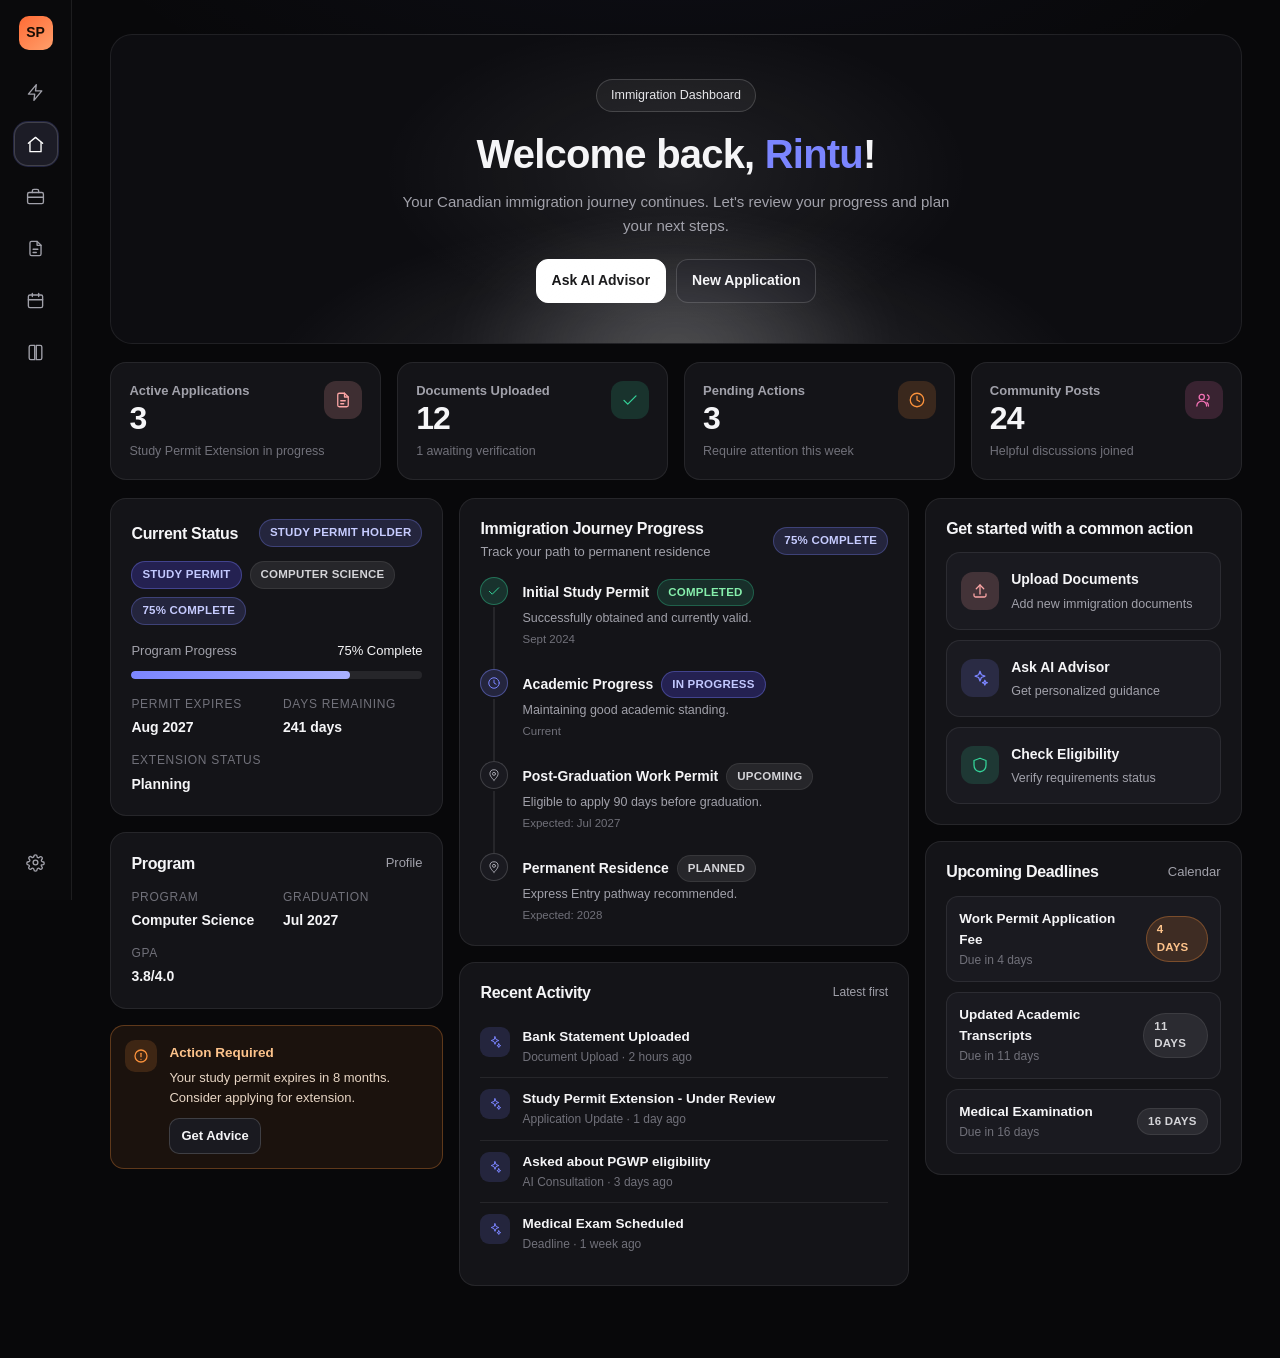
<file: index.html>
<!DOCTYPE html>
<html lang="en">
<head>
<meta charset="utf-8" />
<meta name="viewport" content="width=device-width, initial-scale=1" />
<title>Immigration Dashboard | StudyPath</title>
<meta name="description" content="Your Canadian immigration journey: applications, documents, deadlines and AI guidance in one place." />
<link rel="stylesheet" href="assets/css/styles.css" />
</head>
<body>
<div id="sidebar"></div>

<main class="main">
  <div class="wrap">

    <section class="hero">
      <span class="hero-badge">Immigration Dashboard</span>
      <h1>Welcome back, <span class="accent" id="firstName">Sarah</span>!</h1>
      <p>Your Canadian immigration journey continues. Let's review your progress and plan your next steps.</p>
      <div class="actions">
        <a class="btn btn-primary" href="ai-advisor.html">Ask AI Advisor</a>
        <a class="btn" href="applications.html">New Application</a>
      </div>
    </section>

    <section class="grid grid-4" id="stats" aria-label="Overview"></section>

    <section class="dash-grid">

      <div style="display:flex;flex-direction:column;gap:16px;">
        <div class="card">
          <div class="card-head"><h2>Current Status</h2><span class="pill pill-violet" id="statusPill">Study Permit Holder</span></div>
          <div class="status-strip" id="statusStrip"></div>
          <div style="display:flex;flex-direction:column;gap:10px;margin-top:4px;">
            <div style="display:flex;justify-content:space-between;align-items:baseline;">
              <span class="small muted">Program Progress</span>
              <span class="small" id="progressLabel">75% Complete</span>
            </div>
            <div class="progress"><span id="progressBar" style="width:75%"></span></div>
          </div>
          <div class="grid grid-2" style="margin-top:16px;gap:12px;">
            <div class="kv"><span class="k">Permit Expires</span><span class="v" id="permitExpires">Dec 2025</span></div>
            <div class="kv"><span class="k">Days Remaining</span><span class="v" id="daysRemaining">478 days</span></div>
            <div class="kv"><span class="k">Extension Status</span><span class="v" id="extensionStatus">Planning</span></div>
          </div>
        </div>

        <div class="card">
          <div class="card-head"><h2>Program</h2><a class="small muted" href="settings.html">Profile</a></div>
          <div class="grid grid-2" style="gap:12px;">
            <div class="kv"><span class="k">Program</span><span class="v" id="program">Computer Science</span></div>
            <div class="kv"><span class="k">Graduation</span><span class="v" id="graduation">May 2025</span></div>
            <div class="kv"><span class="k">GPA</span><span class="v" id="gpa">3.8/4.0</span></div>
          </div>
        </div>

        <div class="alert" id="actionAlert">
          <span class="icon-tile tile-orange" style="width:32px;height:32px;border-radius:10px;" aria-hidden="true">
            <svg width="16" height="16" viewBox="0 0 24 24" fill="none" stroke="currentColor" stroke-width="1.9" stroke-linecap="round"><path d="M12 8v5"/><path d="M12 17h.01"/><circle cx="12" cy="12" r="9"/></svg>
          </span>
          <div class="alert-body">
            <strong>Action Required</strong>
            <p id="alertText">Your study permit expires in 8 months. Consider applying for extension.</p>
            <a class="btn btn-sm" style="margin-top:10px;" href="ai-advisor.html">Get Advice</a>
          </div>
        </div>
      </div>

      <div style="display:flex;flex-direction:column;gap:16px;">
        <div class="card">
          <div class="card-head">
            <div>
              <h2>Immigration Journey Progress</h2>
              <p class="small muted" style="margin-top:4px;">Track your path to permanent residence</p>
            </div>
            <span class="pill pill-violet" id="journeyPct">75% Complete</span>
          </div>
          <div class="journey" id="journey"></div>
        </div>

        <div class="card">
          <div class="card-head"><h2>Recent Activity</h2><span class="tiny muted">Latest first</span></div>
          <div id="activity"></div>
        </div>
      </div>

      <div style="display:flex;flex-direction:column;gap:16px;">
        <div class="card">
          <div class="card-head"><h2>Get started with a common action</h2></div>
          <div style="display:flex;flex-direction:column;gap:10px;">
            <a class="action-tile" href="documents.html">
              <span class="icon-tile tile-pink" aria-hidden="true" id="ic-upload"></span>
              <span><span class="title">Upload Documents</span><br /><span class="desc">Add new immigration documents</span></span>
            </a>
            <a class="action-tile" href="ai-advisor.html">
              <span class="icon-tile tile-violet" aria-hidden="true" id="ic-ask"></span>
              <span><span class="title">Ask AI Advisor</span><br /><span class="desc">Get personalized guidance</span></span>
            </a>
            <a class="action-tile" href="requirements.html">
              <span class="icon-tile tile-green" aria-hidden="true" id="ic-check"></span>
              <span><span class="title">Check Eligibility</span><br /><span class="desc">Verify requirements status</span></span>
            </a>
          </div>
        </div>

        <div class="card">
          <div class="card-head"><h2>Upcoming Deadlines</h2><a class="small muted" href="calendar.html">Calendar</a></div>
          <div id="deadlines"></div>
        </div>
      </div>

    </section>
  </div>
</main>

<script src="assets/js/store.js"></script>
<script src="assets/js/layout.js"></script>
<script src="assets/js/pages/dashboard.js"></script>
</body>
</html>
</file>
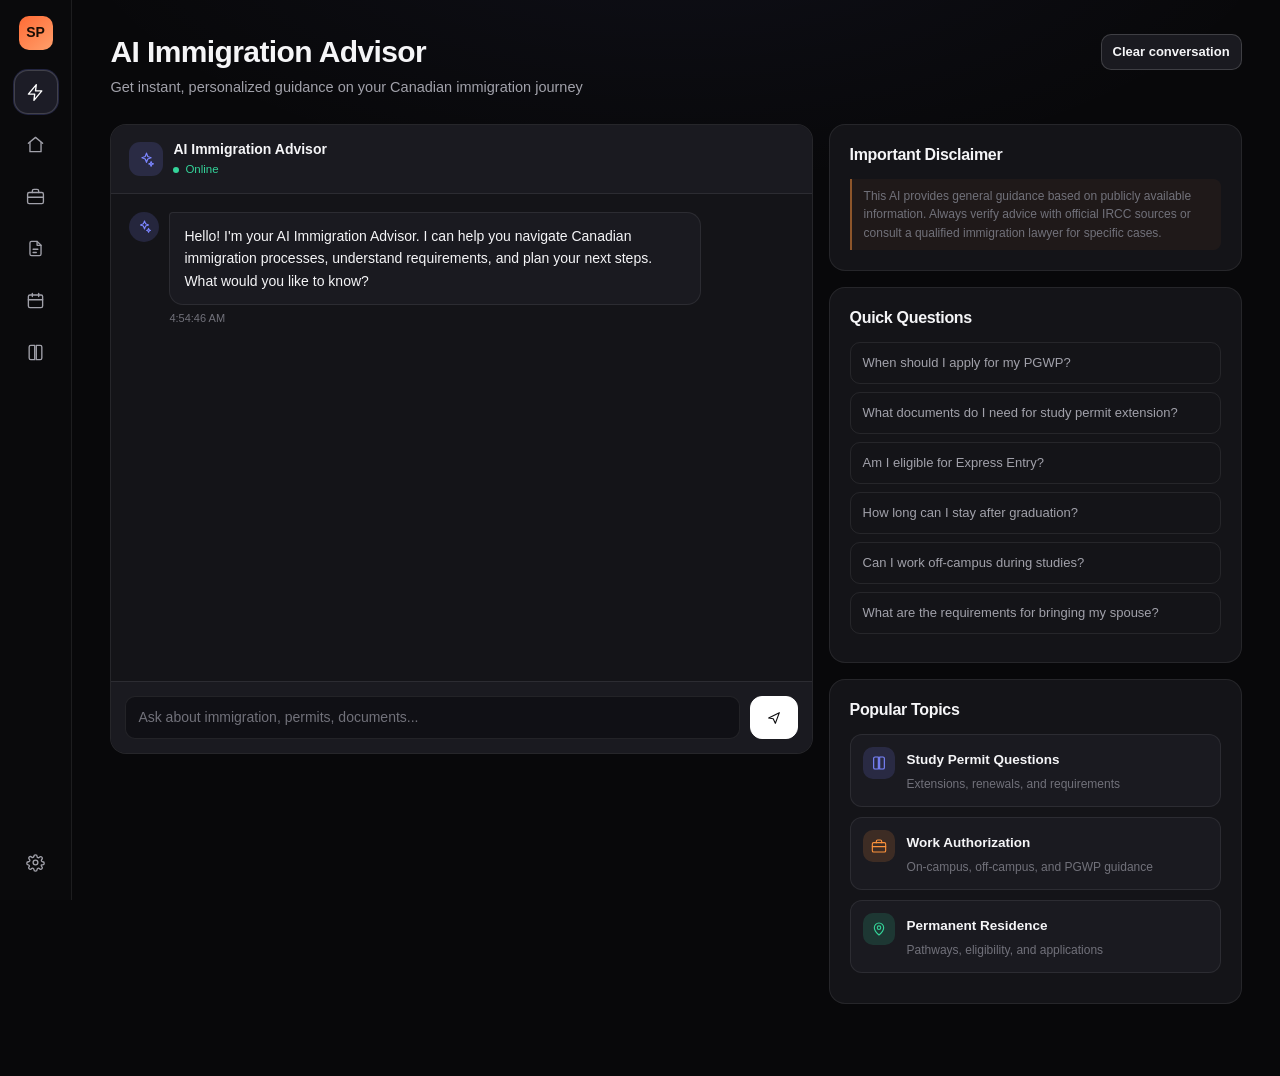
<file: ai-advisor.html>
<!DOCTYPE html>
<html lang="en">
<head>
<meta charset="utf-8" />
<meta name="viewport" content="width=device-width, initial-scale=1" />
<title>AI Advisor | StudyPath</title>
<meta name="description" content="Get instant guidance on your Canadian immigration journey." />
<link rel="stylesheet" href="assets/css/styles.css" />
</head>
<body>
<div id="sidebar"></div>

<main class="main">
  <div class="wrap">
    <div class="page-head">
      <div>
        <h1>AI Immigration Advisor</h1>
        <p class="sub">Get instant, personalized guidance on your Canadian immigration journey</p>
      </div>
      <button class="btn btn-sm" id="clearChat">Clear conversation</button>
    </div>

    <div class="advisor-grid">
      <section class="chat" aria-label="AI advisor chat">
        <div class="chat-head">
          <span class="icon-tile tile-violet" style="width:34px;height:34px;border-radius:11px;" aria-hidden="true" id="chatAvatar"></span>
          <div style="flex:1;">
            <div class="name">AI Immigration Advisor</div>
            <div class="online">Online</div>
          </div>
        </div>
        <div class="chat-log" id="chatLog" role="log" aria-live="polite"></div>
        <form class="chat-input" id="chatForm">
          <input type="text" id="chatInput" placeholder="Ask about immigration, permits, documents..." autocomplete="off" aria-label="Your question" />
          <button class="btn btn-primary" type="submit" id="sendBtn" aria-label="Send"></button>
        </form>
      </section>

      <aside style="display:flex;flex-direction:column;gap:16px;">
        <div class="card">
          <div class="card-head"><h2>Important Disclaimer</h2></div>
          <p class="disclaimer">This AI provides general guidance based on publicly available information. Always verify advice with official IRCC sources or consult a qualified immigration lawyer for specific cases.</p>
        </div>
        <div class="card">
          <div class="card-head"><h2>Quick Questions</h2></div>
          <div id="quickQuestions"></div>
        </div>
        <div class="card">
          <div class="card-head"><h2>Popular Topics</h2></div>
          <div id="topics"></div>
        </div>
      </aside>
    </div>
  </div>
</main>

<script src="assets/js/store.js"></script>
<script src="assets/js/layout.js"></script>
<script src="assets/js/pages/advisor.js"></script>
</body>
</html>
</file>
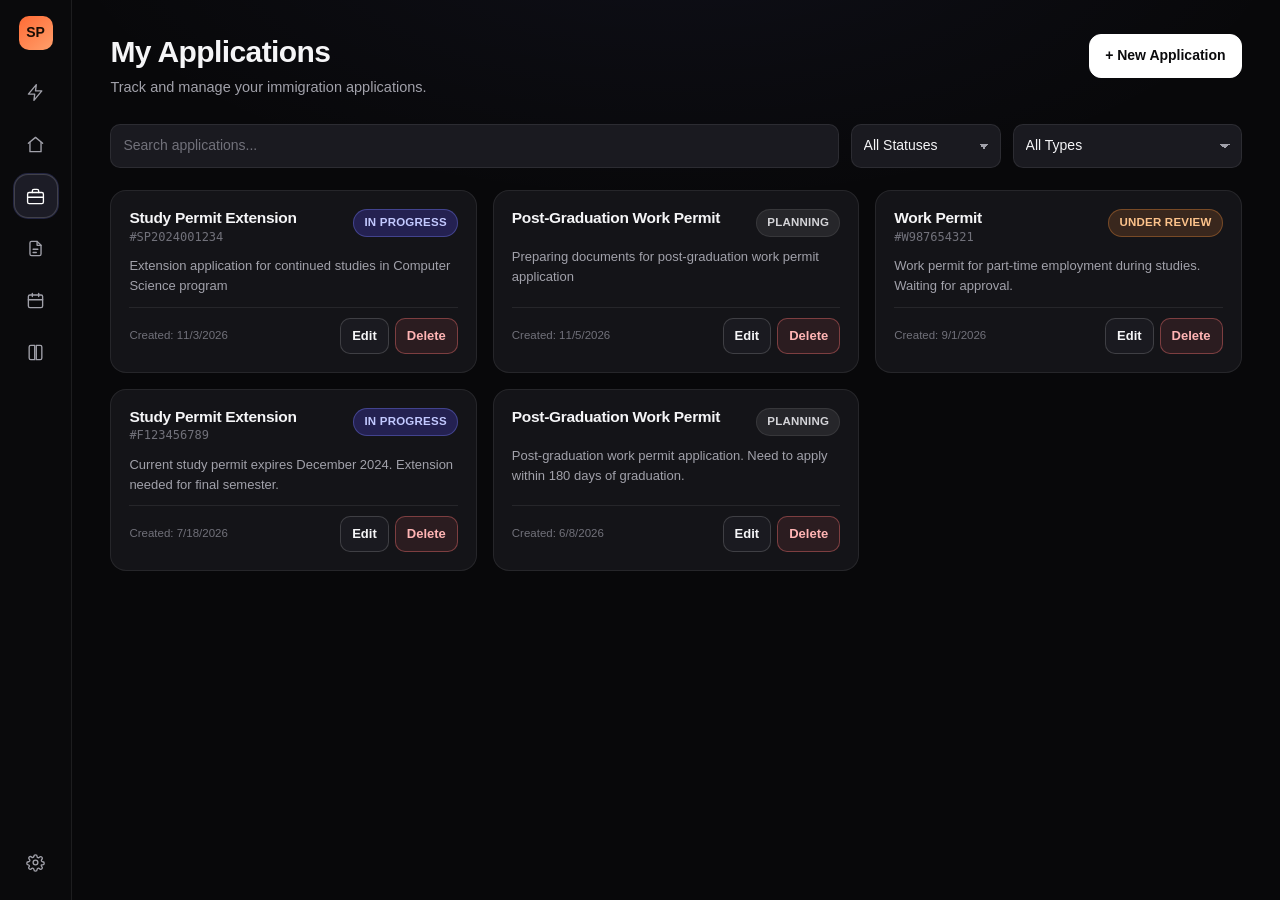
<file: applications.html>
<!DOCTYPE html>
<html lang="en">
<head>
<meta charset="utf-8" />
<meta name="viewport" content="width=device-width, initial-scale=1" />
<title>Applications | StudyPath</title>
<meta name="description" content="Track and manage your Canadian immigration applications." />
<link rel="stylesheet" href="assets/css/styles.css" />
</head>
<body>
<div id="sidebar"></div>

<main class="main">
  <div class="wrap">
    <div class="page-head">
      <div>
        <h1>My Applications</h1>
        <p class="sub">Track and manage your immigration applications.</p>
      </div>
      <button class="btn btn-primary" id="newApp">+ New Application</button>
    </div>

    <div class="toolbar">
      <input type="search" id="search" placeholder="Search applications..." aria-label="Search applications" />
      <select id="statusFilter" aria-label="Filter by status">
        <option value="all">All Statuses</option>
        <option value="planning">Planning</option>
        <option value="in progress">In progress</option>
        <option value="under review">Under review</option>
        <option value="approved">Approved</option>
        <option value="rejected">Rejected</option>
      </select>
      <select id="typeFilter" aria-label="Filter by type">
        <option value="all">All Types</option>
        <option value="Study Permit">Study Permit</option>
        <option value="Study Permit Extension">Study Permit Extension</option>
        <option value="Work Permit">Work Permit</option>
        <option value="Post-Graduation Work Permit">Post-Graduation Work Permit</option>
        <option value="Permanent Residence">Permanent Residence</option>
        <option value="Visitor Visa">Visitor Visa</option>
      </select>
    </div>

    <div class="grid grid-3" id="appGrid"></div>
  </div>
</main>

<div class="modal-backdrop" id="appModal" aria-hidden="true" role="dialog" aria-modal="true" aria-labelledby="appModalTitle">
  <div class="modal">
    <h2 id="appModalTitle">New Application</h2>
    <p class="modal-sub">Keep every immigration application, its status and its reference number in one place.</p>
    <form id="appForm" class="form-grid">
      <input type="hidden" id="appId" />
      <div class="field full">
        <label for="fTitle">Application title</label>
        <input type="text" id="fTitle" required placeholder="Study Permit Extension" />
      </div>
      <div class="field">
        <label for="fType">Type</label>
        <select id="fType">
          <option>Study Permit</option>
          <option>Study Permit Extension</option>
          <option>Work Permit</option>
          <option>Post-Graduation Work Permit</option>
          <option>Permanent Residence</option>
          <option>Visitor Visa</option>
        </select>
      </div>
      <div class="field">
        <label for="fStatus">Status</label>
        <select id="fStatus">
          <option value="planning">Planning</option>
          <option value="in progress">In progress</option>
          <option value="under review">Under review</option>
          <option value="approved">Approved</option>
          <option value="rejected">Rejected</option>
        </select>
      </div>
      <div class="field full">
        <label for="fRef">Reference number (optional)</label>
        <input type="text" id="fRef" placeholder="#SP2024001234" />
      </div>
      <div class="field full">
        <label for="fDesc">Notes</label>
        <textarea id="fDesc" placeholder="What is this application about?"></textarea>
      </div>
      <div class="modal-foot full">
        <button type="button" class="btn btn-ghost" data-close-modal="appModal">Cancel</button>
        <button type="submit" class="btn btn-primary">Save Application</button>
      </div>
    </form>
  </div>
</div>

<script src="assets/js/store.js"></script>
<script src="assets/js/layout.js"></script>
<script src="assets/js/pages/applications.js"></script>
</body>
</html>
</file>
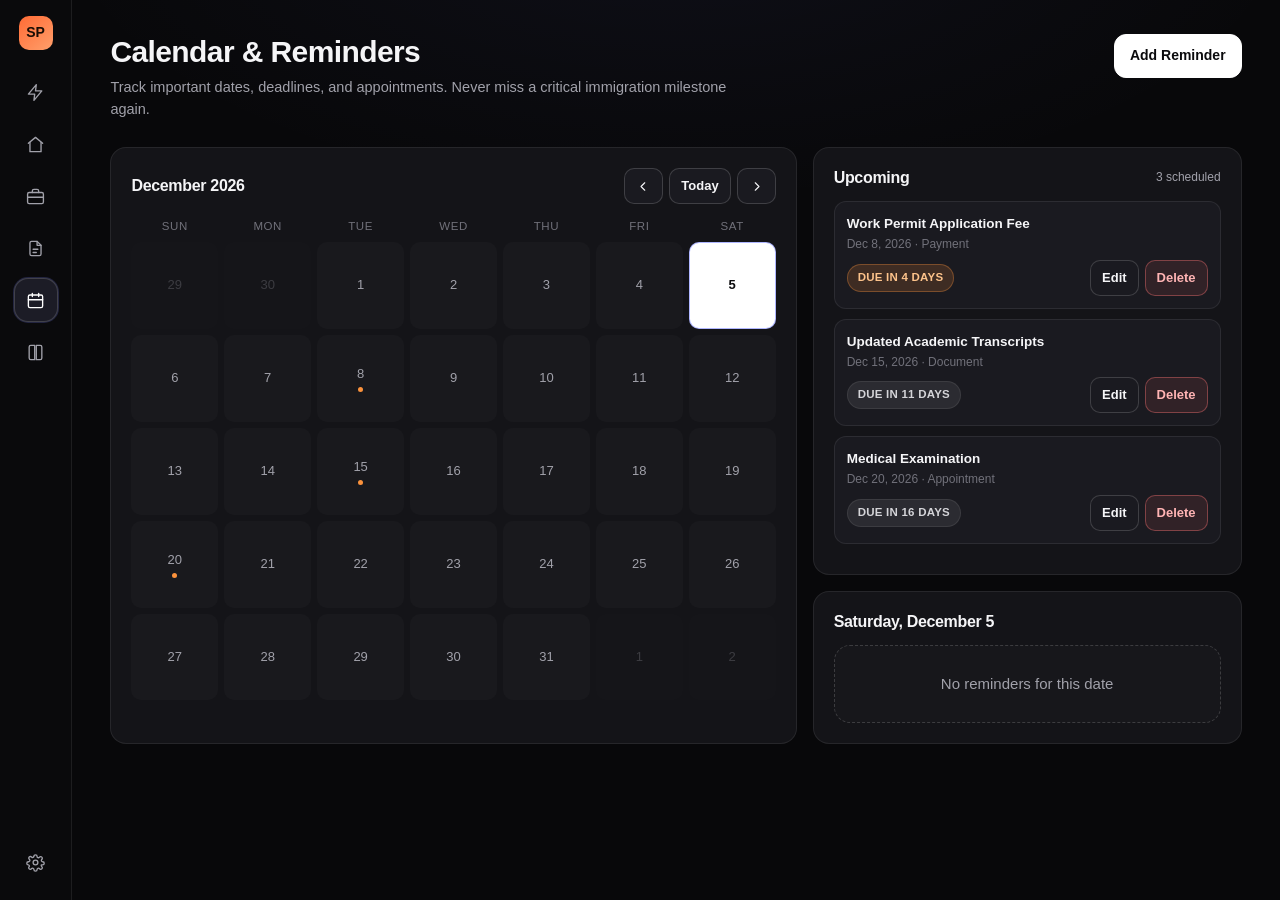
<file: calendar.html>
<!DOCTYPE html>
<html lang="en">
<head>
<meta charset="utf-8" />
<meta name="viewport" content="width=device-width, initial-scale=1" />
<title>Calendar | StudyPath</title>
<meta name="description" content="Track immigration deadlines, appointments and document reminders." />
<link rel="stylesheet" href="assets/css/styles.css" />
</head>
<body>
<div id="sidebar"></div>

<main class="main">
  <div class="wrap">
    <div class="page-head">
      <div>
        <h1>Calendar &amp; Reminders</h1>
        <p class="sub">Track important dates, deadlines, and appointments. Never miss a critical immigration milestone again.</p>
      </div>
      <button class="btn btn-primary" id="addReminder">Add Reminder</button>
    </div>

    <div class="cal-grid">
      <div class="card">
        <div class="cal-head">
          <h2 id="monthLabel">November 2026</h2>
          <div class="cal-nav">
            <button class="btn btn-sm" id="prevMonth" aria-label="Previous month" data-ic="chevronLeft"></button>
            <button class="btn btn-sm" id="todayBtn">Today</button>
            <button class="btn btn-sm" id="nextMonth" aria-label="Next month" data-ic="chevronRight"></button>
          </div>
        </div>
        <div class="cal-dow">
          <div>Sun</div><div>Mon</div><div>Tue</div><div>Wed</div><div>Thu</div><div>Fri</div><div>Sat</div>
        </div>
        <div class="cal-days" id="calDays"></div>
      </div>

      <div style="display:flex;flex-direction:column;gap:16px;">
        <div class="card">
          <div class="card-head"><h2>Upcoming</h2><span class="tiny muted" id="upcomingCount"></span></div>
          <div id="upcomingList"></div>
        </div>
        <div class="card">
          <div class="card-head"><h2 id="dayTitle">Selected day</h2></div>
          <div id="dayList"></div>
        </div>
      </div>
    </div>
  </div>
</main>

<div class="modal-backdrop" id="reminderModal" aria-hidden="true" role="dialog" aria-modal="true" aria-labelledby="reminderTitle">
  <div class="modal">
    <h2 id="reminderTitle">Add Reminder</h2>
    <p class="modal-sub">Deadlines, fees, appointments and document requests in one timeline.</p>
    <form id="reminderForm" class="form-grid">
      <input type="hidden" id="remId" />
      <div class="field full">
        <label for="remName">Reminder</label>
        <input type="text" id="remName" required placeholder="Medical Examination" />
      </div>
      <div class="field">
        <label for="remDate">Date</label>
        <input type="date" id="remDate" required />
      </div>
      <div class="field">
        <label for="remType">Type</label>
        <select id="remType">
          <option>Deadline</option>
          <option>Document</option>
          <option>Appointment</option>
          <option>Payment</option>
        </select>
      </div>
      <div class="field full">
        <label for="remNote">Note</label>
        <textarea id="remNote" placeholder="Anything you need to remember?"></textarea>
      </div>
      <div class="modal-foot full">
        <button type="button" class="btn btn-ghost" data-close-modal="reminderModal">Cancel</button>
        <button type="submit" class="btn btn-primary">Save Reminder</button>
      </div>
    </form>
  </div>
</div>

<script src="assets/js/store.js"></script>
<script src="assets/js/layout.js"></script>
<script src="assets/js/pages/calendar.js"></script>
</body>
</html>
</file>
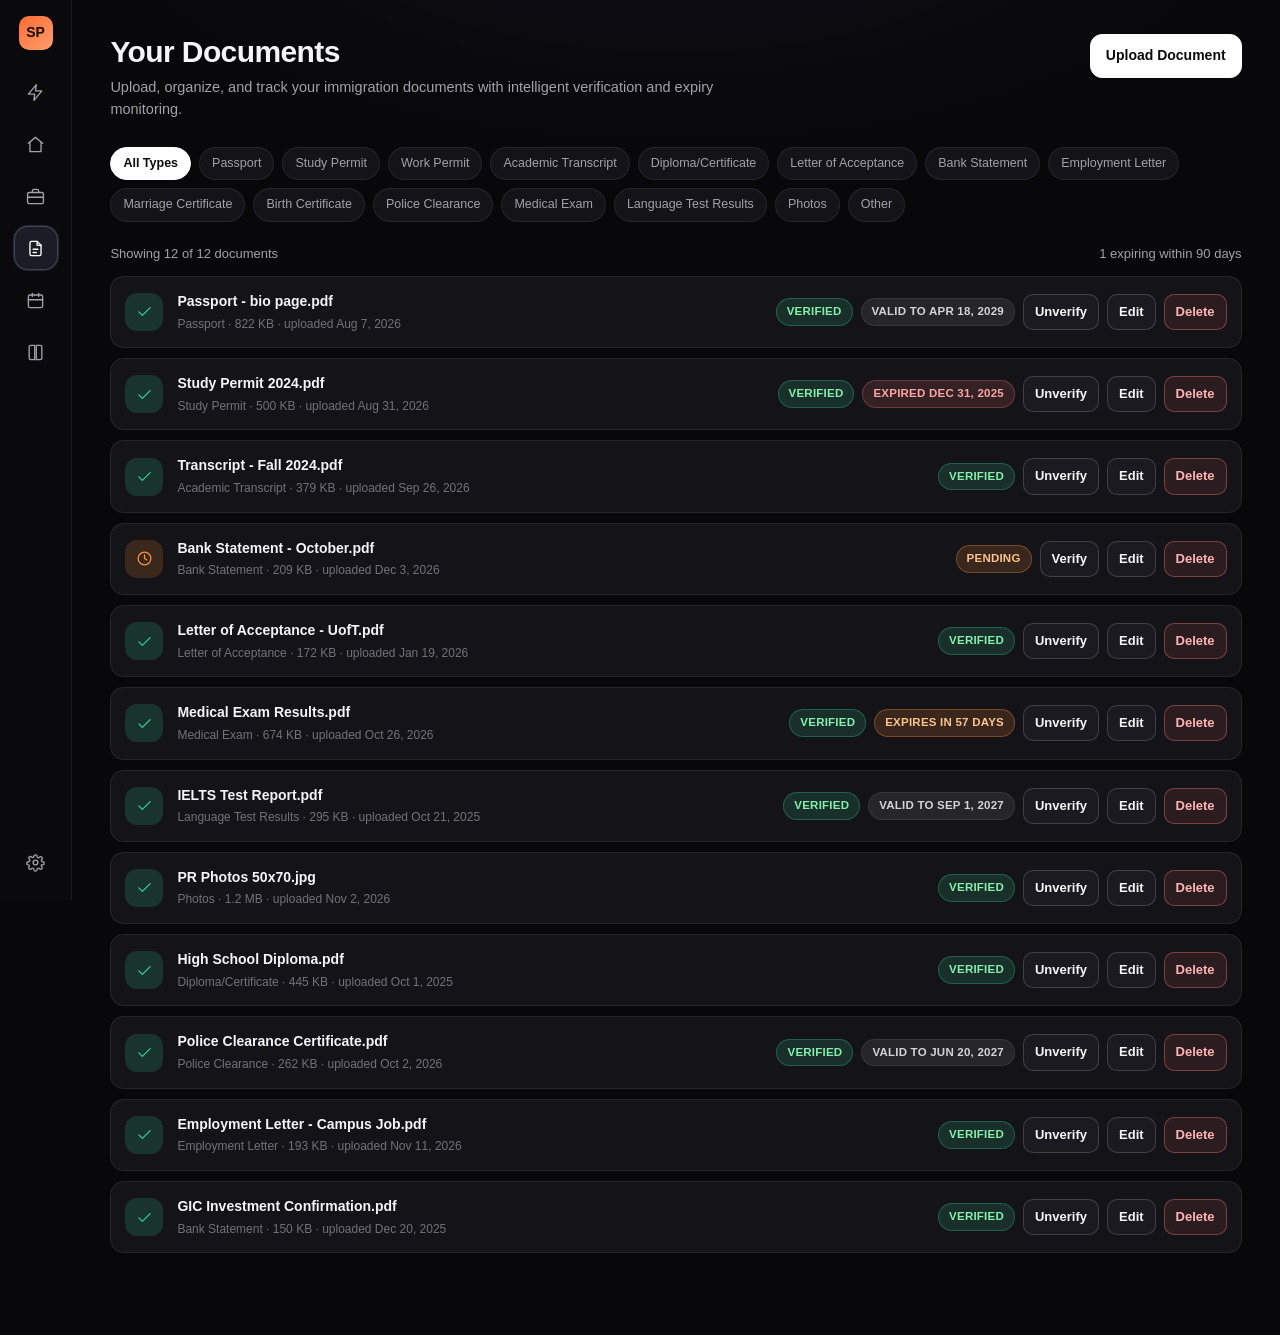
<file: documents.html>
<!DOCTYPE html>
<html lang="en">
<head>
<meta charset="utf-8" />
<meta name="viewport" content="width=device-width, initial-scale=1" />
<title>Documents | StudyPath</title>
<meta name="description" content="Upload, organize and track your immigration documents with expiry monitoring." />
<link rel="stylesheet" href="assets/css/styles.css" />
</head>
<body>
<div id="sidebar"></div>

<main class="main">
  <div class="wrap">
    <div class="page-head">
      <div>
        <h1>Your Documents</h1>
        <p class="sub">Upload, organize, and track your immigration documents with intelligent verification and expiry monitoring.</p>
      </div>
      <button class="btn btn-primary" id="uploadBtn">Upload Document</button>
    </div>

    <div class="chips" id="typeChips"></div>

    <div class="card-head" style="margin-bottom:12px;">
      <span class="small muted" id="docCount">Showing 0 of 0 documents</span>
      <span class="small muted" id="docExpiring"></span>
    </div>

    <div id="docList"></div>
  </div>
</main>

<div class="modal-backdrop" id="docModal" aria-hidden="true" role="dialog" aria-modal="true" aria-labelledby="docModalTitle">
  <div class="modal">
    <h2 id="docModalTitle">Upload Document</h2>
    <p class="modal-sub">Files stay on your device in this demo build. Only the document details are stored.</p>
    <form id="docForm" class="form-grid">
      <input type="hidden" id="docId" />
      <div class="field full">
        <label for="docFile">Choose a file</label>
        <input type="file" id="docFile" style="padding:9px 12px;background:var(--panel-2);border:1px solid var(--border);border-radius:10px;width:100%;" />
      </div>
      <div class="field full">
        <label for="docName">Document name</label>
        <input type="text" id="docName" required placeholder="Passport - bio page.pdf" />
      </div>
      <div class="field">
        <label for="docType">Type</label>
        <select id="docType"></select>
      </div>
      <div class="field">
        <label for="docExpiry">Expiry date (optional)</label>
        <input type="date" id="docExpiry" />
      </div>
      <div class="modal-foot full">
        <button type="button" class="btn btn-ghost" data-close-modal="docModal">Cancel</button>
        <button type="submit" class="btn btn-primary">Save Document</button>
      </div>
    </form>
  </div>
</div>

<script src="assets/js/store.js"></script>
<script src="assets/js/layout.js"></script>
<script src="assets/js/pages/documents.js"></script>
</body>
</html>
</file>
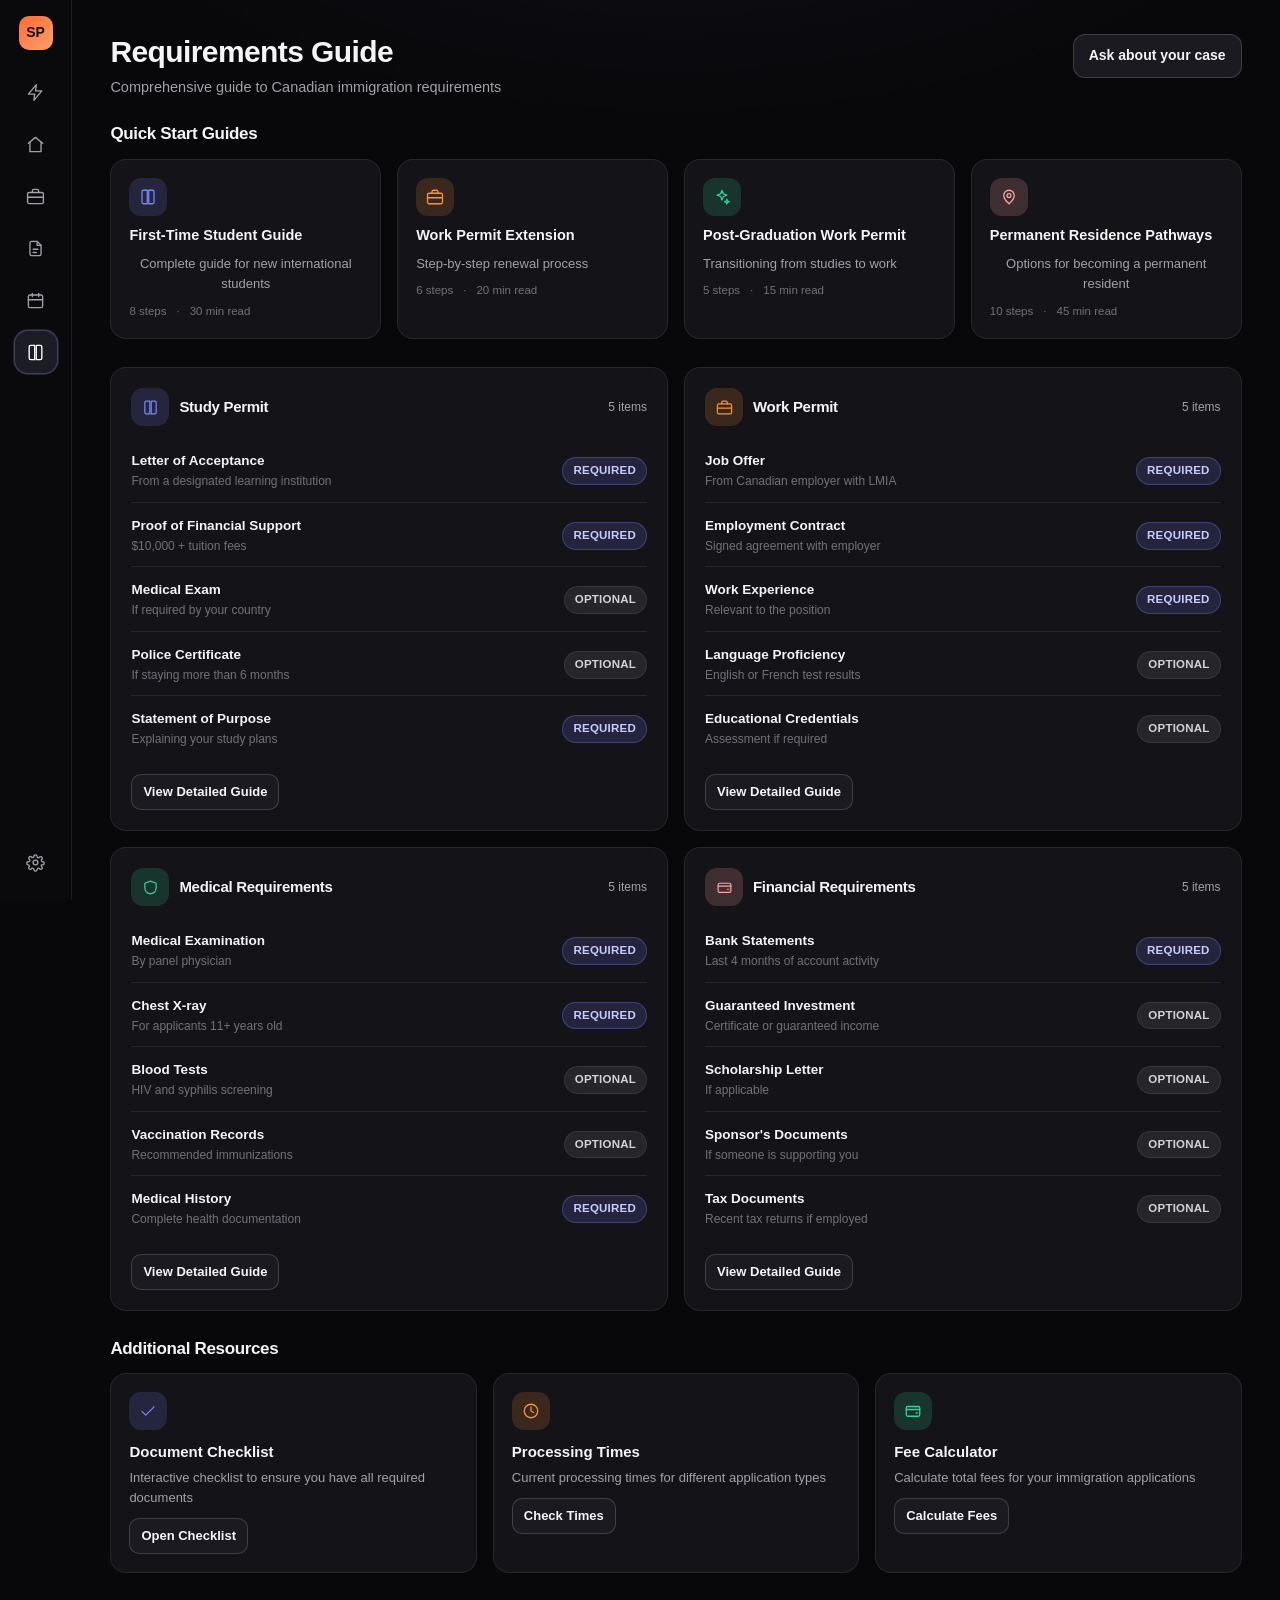
<file: requirements.html>
<!DOCTYPE html>
<html lang="en">
<head>
<meta charset="utf-8" />
<meta name="viewport" content="width=device-width, initial-scale=1" />
<title>Requirements | StudyPath</title>
<meta name="description" content="Comprehensive guide to Canadian immigration requirements, checklists, processing times and fees." />
<link rel="stylesheet" href="assets/css/styles.css" />
</head>
<body>
<div id="sidebar"></div>

<main class="main">
  <div class="wrap">
    <div class="page-head">
      <div>
        <h1>Requirements Guide</h1>
        <p class="sub">Comprehensive guide to Canadian immigration requirements</p>
      </div>
      <a class="btn" href="ai-advisor.html">Ask about your case</a>
    </div>

    <h2 style="font-size:17px;margin-bottom:14px;">Quick Start Guides</h2>
    <div class="grid grid-4" id="guides" style="margin-bottom:28px;"></div>

    <div class="grid grid-2" id="groups" style="margin-bottom:28px;"></div>

    <h2 style="font-size:17px;margin-bottom:14px;">Additional Resources</h2>
    <div class="grid grid-3">
      <div class="tool-card">
        <span class="icon-tile tile-violet" id="icChecklist" aria-hidden="true"></span>
        <div>
          <div style="font-weight:600;">Document Checklist</div>
          <p class="small muted" style="margin-top:4px;">Interactive checklist to ensure you have all required documents</p>
        </div>
        <button class="btn btn-sm" id="openChecklist" style="align-self:flex-start;">Open Checklist</button>
      </div>
      <div class="tool-card">
        <span class="icon-tile tile-orange" id="icTimes" aria-hidden="true"></span>
        <div>
          <div style="font-weight:600;">Processing Times</div>
          <p class="small muted" style="margin-top:4px;">Current processing times for different application types</p>
        </div>
        <button class="btn btn-sm" id="openTimes" style="align-self:flex-start;">Check Times</button>
      </div>
      <div class="tool-card">
        <span class="icon-tile tile-green" id="icFees" aria-hidden="true"></span>
        <div>
          <div style="font-weight:600;">Fee Calculator</div>
          <p class="small muted" style="margin-top:4px;">Calculate total fees for your immigration applications</p>
        </div>
        <button class="btn btn-sm" id="openFees" style="align-self:flex-start;">Calculate Fees</button>
      </div>
    </div>
  </div>
</main>

<div class="modal-backdrop" id="guideModal" aria-hidden="true" role="dialog" aria-modal="true" aria-labelledby="guideModalTitle">
  <div class="modal">
    <h2 id="guideModalTitle">Guide</h2>
    <p class="modal-sub" id="guideModalSub"></p>
    <div id="guideModalBody"></div>
    <div class="modal-foot">
      <button class="btn btn-ghost" data-close-modal="guideModal">Close</button>
    </div>
  </div>
</div>

<div class="modal-backdrop" id="checklistModal" aria-hidden="true" role="dialog" aria-modal="true" aria-labelledby="checklistTitle">
  <div class="modal">
    <h2 id="checklistTitle">Document Checklist</h2>
    <p class="modal-sub">Tick items as you collect them. Your progress is saved on this device.</p>
    <div style="display:flex;align-items:center;gap:12px;margin-bottom:14px;">
      <div class="progress" style="flex:1;"><span id="checklistBar" style="width:0%"></span></div>
      <span class="small muted" id="checklistLabel">0 of 0</span>
    </div>
    <div id="checklistBody"></div>
    <div class="modal-foot">
      <button class="btn btn-ghost" id="resetChecklist">Reset</button>
      <button class="btn btn-primary" data-close-modal="checklistModal">Done</button>
    </div>
  </div>
</div>

<div class="modal-backdrop" id="timesModal" aria-hidden="true" role="dialog" aria-modal="true" aria-labelledby="timesTitle">
  <div class="modal">
    <h2 id="timesTitle">Processing Times</h2>
    <p class="modal-sub">Typical published averages. Confirm your case on the official IRCC processing time tool.</p>
    <div id="timesBody"></div>
    <div class="modal-foot">
      <button class="btn btn-primary" data-close-modal="timesModal">Close</button>
    </div>
  </div>
</div>

<div class="modal-backdrop" id="feesModal" aria-hidden="true" role="dialog" aria-modal="true" aria-labelledby="feesTitle">
  <div class="modal">
    <h2 id="feesTitle">Fee Calculator</h2>
    <p class="modal-sub">Estimate government fees in Canadian dollars. Estimates only, verify before paying.</p>
    <div class="form-grid">
      <div class="field full">
        <label for="feeApp">Application</label>
        <select id="feeApp">
          <option value="study">Study permit (outside Canada)</option>
          <option value="studyExt">Study permit extension (inside Canada)</option>
          <option value="work">Work permit (employer-specific)</option>
          <option value="pgwp">Post-graduation work permit</option>
          <option value="visitor">Visitor visa</option>
          <option value="pr">Permanent residence (Express Entry, single applicant)</option>
        </select>
      </div>
      <div class="field">
        <label for="feeApplicants">Applicants</label>
        <input type="number" id="feeApplicants" value="1" min="1" max="6" />
      </div>
      <div class="field">
        <label for="feeBiometrics">Biometrics</label>
        <select id="feeBiometrics">
          <option value="yes">Yes</option>
          <option value="no">No, already given</option>
        </select>
      </div>
      <div class="field full">
        <label>Total estimate</label>
        <div class="card" style="padding:14px;display:flex;align-items:baseline;gap:10px;">
          <span id="feeTotal" style="font-size:26px;font-weight:700;">CAD 0</span>
          <span class="small muted" id="feeBreakdown"></span>
        </div>
      </div>
    </div>
    <div class="modal-foot">
      <button class="btn btn-primary" data-close-modal="feesModal">Close</button>
    </div>
  </div>
</div>

<script src="assets/js/store.js"></script>
<script src="assets/js/layout.js"></script>
<script src="assets/js/pages/requirements.js"></script>
</body>
</html>
</file>
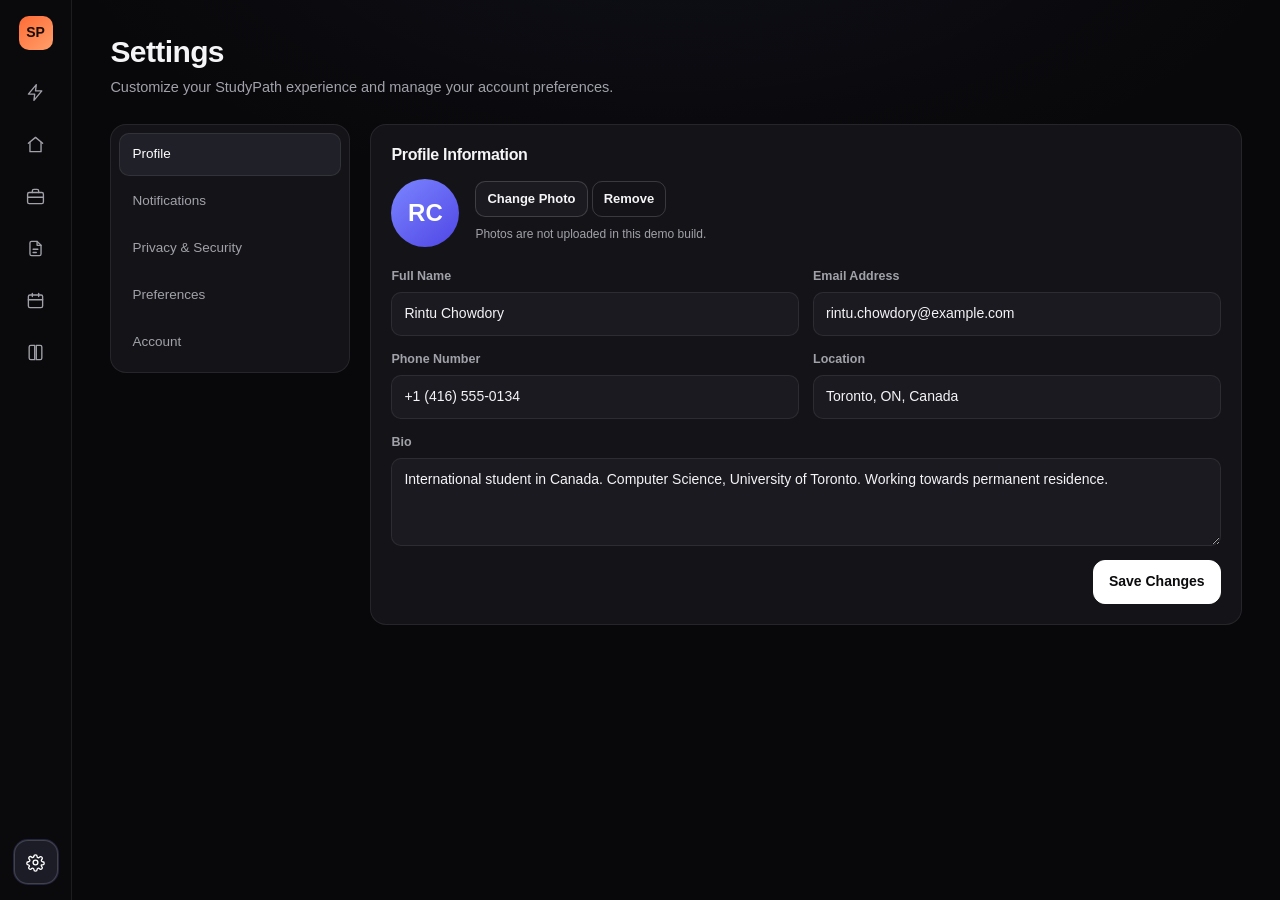
<file: settings.html>
<!DOCTYPE html>
<html lang="en">
<head>
<meta charset="utf-8" />
<meta name="viewport" content="width=device-width, initial-scale=1" />
<title>Settings | StudyPath</title>
<meta name="description" content="Manage your StudyPath profile, notifications, privacy and preferences." />
<link rel="stylesheet" href="assets/css/styles.css" />
</head>
<body>
<div id="sidebar"></div>

<main class="main">
  <div class="wrap">
    <div class="page-head">
      <div>
        <h1>Settings</h1>
        <p class="sub">Customize your StudyPath experience and manage your account preferences.</p>
      </div>
    </div>

    <div class="settings-grid">
      <nav class="settings-nav" id="settingsNav" aria-label="Settings sections">
        <button class="active" data-tab="profile">Profile</button>
        <button data-tab="notifications">Notifications</button>
        <button data-tab="privacy">Privacy &amp; Security</button>
        <button data-tab="preferences">Preferences</button>
        <button data-tab="account">Account</button>
      </nav>

      <section>
        <div class="card" id="panel-profile">
          <div class="card-head"><h2>Profile Information</h2></div>
          <div class="avatar-row">
            <div class="avatar" id="avatarInitials">SC</div>
            <div>
              <button class="btn btn-sm" id="changePhoto" type="button">Change Photo</button>
              <button class="btn btn-sm btn-ghost" id="removePhoto" type="button">Remove</button>
              <p class="tiny muted" style="margin-top:8px;">Photos are not uploaded in this demo build.</p>
            </div>
          </div>
          <form class="form-grid" id="profileForm">
            <div class="field">
              <label for="pFullName">Full Name</label>
              <input type="text" id="pFullName" />
            </div>
            <div class="field">
              <label for="pEmail">Email Address</label>
              <input type="email" id="pEmail" />
            </div>
            <div class="field">
              <label for="pPhone">Phone Number</label>
              <input type="tel" id="pPhone" />
            </div>
            <div class="field">
              <label for="pLocation">Location</label>
              <input type="text" id="pLocation" />
            </div>
            <div class="field full">
              <label for="pBio">Bio</label>
              <textarea id="pBio"></textarea>
            </div>
            <div class="full" style="display:flex;justify-content:flex-end;">
              <button class="btn btn-primary" type="submit">Save Changes</button>
            </div>
          </form>
        </div>

        <div class="card" id="panel-notifications" hidden>
          <div class="card-head"><h2>Notifications</h2></div>
          <div class="switch-row">
            <div><div class="title">Email notifications</div><div class="desc">Application updates and IRCC reminders by email</div></div>
            <div class="switch" data-switch="notifyEmail" role="switch" tabindex="0" aria-label="Email notifications"></div>
          </div>
          <div class="switch-row">
            <div><div class="title">Deadline reminders</div><div class="desc">Alerts 3 days before a tracked deadline</div></div>
            <div class="switch" data-switch="notifyDeadlines" role="switch" tabindex="0" aria-label="Deadline reminders"></div>
          </div>
          <div class="switch-row">
            <div><div class="title">Document expiry alerts</div><div class="desc">Warn me 90 days before a document expires</div></div>
            <div class="switch" data-switch="notifyDocs" role="switch" tabindex="0" aria-label="Document expiry alerts"></div>
          </div>
          <p class="tiny muted" style="margin-top:14px;">These settings are saved on this device.</p>
        </div>

        <div class="card" id="panel-privacy" hidden>
          <div class="card-head"><h2>Privacy &amp; Security</h2></div>
          <div class="switch-row">
            <div><div class="title">Usage analytics</div><div class="desc">Share anonymous usage data to improve the app</div></div>
            <div class="switch" data-switch="analytics" role="switch" tabindex="0" aria-label="Usage analytics"></div>
          </div>
          <div class="switch-row">
            <div><div class="title">Share anonymized questions</div><div class="desc">Help improve AI Advisor answers</div></div>
            <div class="switch" data-switch="shareAnonymized" role="switch" tabindex="0" aria-label="Share anonymized questions"></div>
          </div>
          <div class="switch-row">
            <div><div class="title">Your data stays local</div><div class="desc">Applications, documents and reminders live in this browser</div></div>
            <span class="pill pill-green">On device</span>
          </div>
          <div style="display:flex;gap:10px;margin-top:16px;flex-wrap:wrap;">
            <button class="btn btn-sm" id="exportData" type="button">Export my data (JSON)</button>
            <button class="btn btn-sm btn-danger" id="wipeData" type="button">Delete all data</button>
          </div>
        </div>

        <div class="card" id="panel-preferences" hidden>
          <div class="card-head"><h2>Preferences</h2></div>
          <div class="form-grid">
            <div class="field">
              <label for="pLanguage">Language</label>
              <select id="pLanguage">
                <option>English</option>
                <option>French</option>
                <option>German</option>
                <option>Hindi</option>
                <option>Bengali</option>
              </select>
            </div>
            <div class="field">
              <label for="pCurrency">Currency</label>
              <select id="pCurrency">
                <option>CAD</option>
                <option>USD</option>
                <option>EUR</option>
                <option>INR</option>
              </select>
            </div>
            <div class="field">
              <label for="pTheme">Theme</label>
              <select id="pTheme">
                <option>Dark</option>
                <option>System</option>
              </select>
            </div>
            <div class="field">
              <label for="pCountry">Destination</label>
              <select id="pCountry">
                <option>Canada</option>
                <option>Australia</option>
                <option>United Kingdom</option>
                <option>Germany</option>
              </select>
            </div>
          </div>
        </div>

        <div class="card" id="panel-account" hidden>
          <div class="card-head"><h2>Account</h2></div>
          <p class="small muted" style="margin-bottom:14px;">This build runs entirely in your browser: no server account, no sign in.</p>
          <div style="display:flex;gap:10px;flex-wrap:wrap;">
            <button class="btn btn-sm" id="resetDemo" type="button">Reset demo data</button>
            <button class="btn btn-sm btn-danger" id="signOut" type="button">Sign Out</button>
          </div>
        </div>
      </section>
    </div>
  </div>
</main>

<script src="assets/js/store.js"></script>
<script src="assets/js/layout.js"></script>
<script src="assets/js/pages/settings.js"></script>
</body>
</html>
</file>
<file: assets/css/styles.css>
/* StudyPath / Immigration AI Companion, 1:1 rebuild of the Base44 template */

:root {
  --bg: #08080a;
  --bg-soft: #0c0c0f;
  --panel: #141418;
  --panel-2: #1a1a20;
  --panel-3: #202028;
  --border: rgba(255, 255, 255, 0.08);
  --border-strong: rgba(255, 255, 255, 0.16);
  --text: #f5f5f7;
  --muted: #a1a1aa;
  --muted-2: #71717a;
  --accent: #7b85ff;
  --accent-soft: rgba(123, 133, 255, 0.16);
  --pink: #fca5a5;
  --green: #34d399;
  --orange: #fb923c;
  --hotpink: #f472b6;
  --amber: #fbbf24;
  --red: #f87171;
  --radius: 16px;
  --radius-sm: 10px;
  --maxw: 1180px;
  --shadow: 0 20px 60px -30px rgba(0, 0, 0, 0.9);
  --font: "Inter", -apple-system, BlinkMacSystemFont, "Segoe UI", Roboto, Helvetica, Arial, sans-serif;
}

* { box-sizing: border-box; }

html, body { height: 100%; }

body {
  margin: 0;
  background: var(--bg);
  color: var(--text);
  font-family: var(--font);
  font-size: 15px;
  line-height: 1.55;
  -webkit-font-smoothing: antialiased;
}

a { color: inherit; text-decoration: none; }
button, input, select, textarea { font: inherit; color: inherit; }
h1, h2, h3, h4 { margin: 0; line-height: 1.2; font-weight: 650; letter-spacing: -0.02em; }
p { margin: 0; }
svg { display: block; }

/* ---------------- sidebar ---------------- */

.sidebar {
  position: fixed;
  top: 0; left: 0; bottom: 0;
  width: 72px;
  background: #0a0a0c;
  border-right: 1px solid var(--border);
  display: flex;
  flex-direction: column;
  align-items: center;
  padding: 16px 0;
  gap: 8px;
  z-index: 60;
}

.sidebar-logo {
  width: 34px; height: 34px;
  border-radius: 10px;
  background: linear-gradient(140deg, #ff6b35, #ff9f6b);
  display: grid; place-items: center;
  margin-bottom: 12px;
  font-weight: 800; font-size: 14px; color: #1a0e05;
}

.sidebar-spacer { flex: 1; }

.nav-btn {
  position: relative;
  width: 44px; height: 44px;
  border-radius: 14px;
  display: grid; place-items: center;
  color: var(--muted);
  background: transparent;
  border: 1px solid transparent;
  cursor: pointer;
  transition: background 0.18s ease, color 0.18s ease, border-color 0.18s ease;
}

.nav-btn:hover { background: #17171d; color: #fff; }

.nav-btn.active {
  background: #1c1c26;
  color: #fff;
  border-color: var(--border-strong);
  box-shadow: 0 0 0 1px rgba(123, 133, 255, 0.22);
}

.nav-btn::after {
  content: attr(data-tip);
  position: absolute;
  left: 54px;
  top: 50%;
  transform: translateY(-50%) translateX(-4px);
  background: #1f1f27;
  border: 1px solid var(--border);
  color: var(--text);
  font-size: 12px;
  padding: 5px 9px;
  border-radius: 8px;
  white-space: nowrap;
  opacity: 0;
  pointer-events: none;
  transition: opacity 0.15s ease, transform 0.15s ease;
  z-index: 80;
}

.nav-btn:hover::after { opacity: 1; transform: translateY(-50%) translateX(0); }

/* ---------------- layout ---------------- */

.main {
  margin-left: 72px;
  min-height: 100vh;
  padding: 34px clamp(16px, 3vw, 44px) 72px;
  background:
    radial-gradient(900px 420px at 50% -10%, rgba(123, 133, 255, 0.06), transparent 70%),
    var(--bg);
}

.wrap { max-width: var(--maxw); margin: 0 auto; }

.page-head {
  display: flex;
  align-items: flex-start;
  justify-content: space-between;
  gap: 20px;
  flex-wrap: wrap;
  margin-bottom: 26px;
}

.page-head h1 { font-size: clamp(24px, 3vw, 30px); }
.page-head .sub { color: var(--muted); margin-top: 6px; font-size: 14.5px; max-width: 620px; }

/* ---------------- primitives ---------------- */

.btn {
  display: inline-flex;
  align-items: center;
  gap: 8px;
  border-radius: 12px;
  border: 1px solid var(--border-strong);
  background: var(--panel-2);
  color: var(--text);
  padding: 10px 15px;
  font-size: 14px;
  font-weight: 550;
  cursor: pointer;
  transition: background 0.16s ease, border-color 0.16s ease, transform 0.16s ease;
  white-space: nowrap;
}

.btn:hover { background: var(--panel-3); border-color: rgba(255, 255, 255, 0.24); }
.btn:active { transform: translateY(1px); }
.btn-primary { background: #fff; color: #0b0b0d; border-color: #fff; font-weight: 600; }
.btn-primary:hover { background: #e8e8ec; border-color: #e8e8ec; }
.btn-ghost { background: transparent; }
.btn-sm { padding: 7px 11px; font-size: 13px; border-radius: 10px; }
.btn-danger { color: #ffb4b4; border-color: rgba(248, 113, 113, 0.4); background: rgba(248, 113, 113, 0.1); }
.btn-danger:hover { background: rgba(248, 113, 113, 0.2); }

.card {
  background: var(--panel);
  border: 1px solid var(--border);
  border-radius: var(--radius);
  padding: 20px;
}

.card-head {
  display: flex;
  align-items: center;
  justify-content: space-between;
  gap: 12px;
  margin-bottom: 14px;
}

.card-head h2 { font-size: 16px; }
.card-head h3 { font-size: 15px; }

.muted { color: var(--muted); }
.small { font-size: 13px; }
.tiny { font-size: 12px; }

.pill {
  display: inline-flex;
  align-items: center;
  gap: 6px;
  padding: 4px 10px;
  border-radius: 999px;
  font-size: 11.5px;
  font-weight: 600;
  letter-spacing: 0.02em;
  text-transform: uppercase;
  border: 1px solid transparent;
}

.pill-blue { background: rgba(79, 70, 229, 0.28); color: #c3c9ff; border-color: rgba(123, 133, 255, 0.35); }
.pill-gray { background: rgba(255, 255, 255, 0.08); color: #d4d4d8; border-color: var(--border); }
.pill-orange { background: rgba(251, 146, 60, 0.16); color: #fdc38b; border-color: rgba(251, 146, 60, 0.32); }
.pill-green { background: rgba(52, 211, 153, 0.14); color: #86efac; border-color: rgba(52, 211, 153, 0.3); }
.pill-red { background: rgba(248, 113, 113, 0.14); color: #fca5a5; border-color: rgba(248, 113, 113, 0.3); }
.pill-violet { background: var(--accent-soft); color: #c7ccff; border-color: rgba(123, 133, 255, 0.3); }

.icon-tile {
  width: 38px; height: 38px;
  border-radius: 12px;
  display: grid; place-items: center;
  flex: none;
}

.tile-pink { background: rgba(252, 165, 165, 0.18); color: var(--pink); }
.tile-green { background: rgba(52, 211, 153, 0.16); color: var(--green); }
.tile-orange { background: rgba(251, 146, 60, 0.16); color: var(--orange); }
.tile-hotpink { background: rgba(244, 114, 182, 0.16); color: var(--hotpink); }
.tile-violet { background: var(--accent-soft); color: var(--accent); }

.field { display: flex; flex-direction: column; gap: 6px; }
.field label { font-size: 12.5px; color: var(--muted); font-weight: 550; }

input[type="text"], input[type="email"], input[type="tel"], input[type="date"],
input[type="number"], input[type="search"], select, textarea {
  width: 100%;
  background: var(--panel-2);
  border: 1px solid var(--border);
  border-radius: var(--radius-sm);
  padding: 10px 12px;
  font-size: 14px;
  outline: none;
  transition: border-color 0.16s ease, background 0.16s ease;
}

input::placeholder, textarea::placeholder { color: var(--muted-2); }
input:focus, select:focus, textarea:focus { border-color: rgba(123, 133, 255, 0.6); background: #1e1e26; }
textarea { resize: vertical; min-height: 88px; }
select { appearance: none; background-image: linear-gradient(45deg, transparent 50%, var(--muted) 50%), linear-gradient(135deg, var(--muted) 50%, transparent 50%); background-position: calc(100% - 16px) 50%, calc(100% - 11px) 50%; background-size: 5px 5px, 5px 5px; background-repeat: no-repeat; padding-right: 32px; }

.toolbar {
  display: flex;
  gap: 12px;
  flex-wrap: wrap;
  align-items: center;
  margin-bottom: 22px;
}

.toolbar input[type="search"] { flex: 1; min-width: 220px; }
.toolbar select { width: auto; min-width: 150px; }

.grid { display: grid; gap: 16px; }
.grid-4 { grid-template-columns: repeat(4, minmax(0, 1fr)); }
.grid-3 { grid-template-columns: repeat(3, minmax(0, 1fr)); }
.grid-2 { grid-template-columns: repeat(2, minmax(0, 1fr)); }

.empty {
  border: 1px dashed var(--border-strong);
  border-radius: var(--radius);
  padding: 40px 24px;
  text-align: center;
  color: var(--muted);
  background: rgba(255, 255, 255, 0.015);
}

.empty h3 { color: var(--text); font-size: 16px; margin-bottom: 6px; }

/* ---------------- dashboard ---------------- */

.hero {
  position: relative;
  overflow: hidden;
  border-radius: 22px;
  border: 1px solid var(--border);
  background:
    radial-gradient(700px 320px at 50% 120%, rgba(255, 255, 255, 0.14), transparent 60%),
    radial-gradient(420px 220px at 50% 45%, rgba(255, 255, 255, 0.08), transparent 70%),
    #0d0d11;
  padding: 44px 32px 40px;
  text-align: center;
  margin-bottom: 18px;
}

.hero::after {
  content: "";
  position: absolute;
  left: 50%;
  bottom: -160px;
  width: 620px;
  height: 320px;
  transform: translateX(-50%);
  background: radial-gradient(closest-side, rgba(255, 255, 255, 0.22), transparent 70%);
  filter: blur(30px);
  pointer-events: none;
}

.hero-badge {
  position: relative;
  display: inline-flex;
  align-items: center;
  gap: 8px;
  padding: 6px 14px;
  border-radius: 999px;
  border: 1px solid var(--border-strong);
  background: rgba(255, 255, 255, 0.05);
  font-size: 12.5px;
  color: #e6e6ea;
  margin-bottom: 18px;
}

.hero h1 { position: relative; font-size: clamp(26px, 4vw, 40px); margin-bottom: 12px; }
.hero h1 .accent { color: var(--accent); }
.hero p { position: relative; color: var(--muted); max-width: 560px; margin: 0 auto 22px; }
.hero .actions { position: relative; display: flex; gap: 10px; justify-content: center; flex-wrap: wrap; }

.stat-card {
  background: var(--panel);
  border: 1px solid var(--border);
  border-radius: var(--radius);
  padding: 18px;
  display: flex;
  flex-direction: column;
  gap: 6px;
}

.stat-card .top { display: flex; align-items: flex-start; justify-content: space-between; gap: 12px; }
.stat-card .label { font-size: 13px; color: var(--muted); font-weight: 550; }
.stat-card .value { font-size: 32px; font-weight: 700; letter-spacing: -0.03em; line-height: 1.1; }
.stat-card .note { font-size: 12.5px; color: var(--muted-2); }

.dash-grid {
  display: grid;
  grid-template-columns: minmax(0, 1fr) minmax(0, 1.35fr) minmax(0, 0.95fr);
  gap: 16px;
  margin-top: 18px;
}

.kv { display: flex; flex-direction: column; gap: 4px; }
.kv .k { font-size: 12px; color: var(--muted-2); text-transform: uppercase; letter-spacing: 0.06em; }
.kv .v { font-size: 14px; font-weight: 550; }

.status-strip {
  display: flex;
  gap: 8px;
  flex-wrap: wrap;
  margin: 14px 0 16px;
}

.progress {
  height: 8px;
  border-radius: 999px;
  background: rgba(255, 255, 255, 0.08);
  overflow: hidden;
}
.progress > span { display: block; height: 100%; border-radius: 999px; background: linear-gradient(90deg, #7b85ff, #a9b0ff); }

.alert {
  display: flex;
  gap: 12px;
  align-items: flex-start;
  padding: 14px;
  border-radius: 14px;
  border: 1px solid rgba(251, 146, 60, 0.3);
  background: rgba(251, 146, 60, 0.08);
}

.alert .alert-body { flex: 1; min-width: 0; }
.alert strong { font-size: 13.5px; color: #fdc38b; }
.alert p { font-size: 13px; color: #e7d5c4; margin-top: 4px; }

.journey { display: flex; flex-direction: column; gap: 0; }

.journey-item { display: flex; gap: 14px; position: relative; padding-bottom: 20px; }
.journey-item:last-child { padding-bottom: 0; }
.journey-item::before {
  content: "";
  position: absolute;
  left: 13px;
  top: 30px;
  bottom: 0;
  width: 2px;
  background: var(--border);
}
.journey-item:last-child::before { display: none; }

.journey-dot {
  width: 28px; height: 28px;
  border-radius: 999px;
  display: grid; place-items: center;
  border: 1px solid var(--border-strong);
  background: var(--panel-2);
  flex: none;
  color: var(--muted);
}
.journey-dot.done { background: rgba(52, 211, 153, 0.16); color: var(--green); border-color: rgba(52, 211, 153, 0.4); }
.journey-dot.active { background: var(--accent-soft); color: var(--accent); border-color: rgba(123, 133, 255, 0.45); }

.journey-body { padding-top: 2px; }
.journey-body .title { font-size: 14px; font-weight: 600; display: flex; align-items: center; gap: 8px; flex-wrap: wrap; }
.journey-body .desc { font-size: 12.5px; color: var(--muted); margin-top: 3px; }
.journey-body .when { font-size: 11.5px; color: var(--muted-2); margin-top: 2px; }

.action-tile {
  display: flex;
  align-items: center;
  gap: 12px;
  padding: 14px;
  border-radius: 14px;
  border: 1px solid var(--border);
  background: var(--panel-2);
  cursor: pointer;
  text-align: left;
  width: 100%;
  transition: border-color 0.16s ease, background 0.16s ease;
}
.action-tile:hover { background: var(--panel-3); border-color: var(--border-strong); }
.action-tile .title { font-size: 14px; font-weight: 600; }
.action-tile .desc { font-size: 12.5px; color: var(--muted); }

.activity-item { display: flex; gap: 12px; padding: 11px 0; border-bottom: 1px solid var(--border); }
.activity-item:last-child { border-bottom: none; }
.activity-item .title { font-size: 13.5px; font-weight: 550; }
.activity-item .meta { font-size: 12px; color: var(--muted-2); }

.deadline-item {
  display: flex;
  align-items: center;
  justify-content: space-between;
  gap: 12px;
  padding: 12px;
  border-radius: 12px;
  border: 1px solid var(--border);
  background: var(--panel-2);
  margin-bottom: 10px;
}
.deadline-item:last-child { margin-bottom: 0; }
.deadline-item .title { font-size: 13.5px; font-weight: 550; }
.deadline-item .sub { font-size: 12px; color: var(--muted-2); }

/* ---------------- applications ---------------- */

.app-card {
  background: var(--panel);
  border: 1px solid var(--border);
  border-radius: var(--radius);
  padding: 18px;
  display: flex;
  flex-direction: column;
  gap: 10px;
  transition: border-color 0.16s ease, transform 0.16s ease;
}
.app-card:hover { border-color: var(--border-strong); transform: translateY(-2px); }
.app-card .row { display: flex; align-items: flex-start; justify-content: space-between; gap: 10px; }
.app-card h3 { font-size: 15.5px; }
.app-card .app-id { font-size: 12px; color: var(--muted-2); font-family: ui-monospace, SFMono-Regular, Menlo, monospace; }
.app-card .desc { font-size: 13px; color: var(--muted); flex: 1; }
.app-card .foot { display: flex; align-items: center; justify-content: space-between; gap: 10px; border-top: 1px solid var(--border); padding-top: 10px; }
.app-card .foot .created { font-size: 11.5px; color: var(--muted-2); }
.card-actions { display: flex; gap: 6px; }

/* ---------------- documents ---------------- */

.chips { display: flex; gap: 8px; flex-wrap: wrap; margin-bottom: 22px; }
.chip {
  border: 1px solid var(--border);
  background: var(--panel);
  color: var(--muted);
  border-radius: 999px;
  padding: 6px 12px;
  font-size: 12.5px;
  cursor: pointer;
  transition: all 0.16s ease;
}
.chip:hover { color: #fff; border-color: var(--border-strong); }
.chip.active { background: #fff; color: #0b0b0d; border-color: #fff; font-weight: 600; }

.doc-row {
  display: flex;
  align-items: center;
  gap: 14px;
  padding: 14px;
  border: 1px solid var(--border);
  background: var(--panel);
  border-radius: 14px;
  margin-bottom: 10px;
}
.doc-row .doc-main { flex: 1; min-width: 0; }
.doc-row .doc-name { font-size: 14px; font-weight: 600; overflow: hidden; text-overflow: ellipsis; white-space: nowrap; }
.doc-row .doc-meta { font-size: 12px; color: var(--muted-2); margin-top: 2px; }
.doc-row .doc-side { display: flex; align-items: center; gap: 8px; flex-wrap: wrap; justify-content: flex-end; }

/* ---------------- calendar ---------------- */

.cal-grid { display: grid; grid-template-columns: minmax(0, 1.6fr) minmax(0, 1fr); gap: 16px; }

.cal-head { display: flex; align-items: center; justify-content: space-between; gap: 10px; margin-bottom: 14px; }
.cal-head h2 { font-size: 16px; }
.cal-nav { display: flex; gap: 6px; }

.cal-dow, .cal-days { display: grid; grid-template-columns: repeat(7, minmax(0, 1fr)); gap: 6px; }
.cal-dow div { text-align: center; font-size: 11.5px; color: var(--muted-2); padding-bottom: 6px; text-transform: uppercase; letter-spacing: 0.05em; }

.cal-day {
  aspect-ratio: 1 / 1;
  border-radius: 10px;
  border: 1px solid transparent;
  background: rgba(255, 255, 255, 0.02);
  display: flex;
  flex-direction: column;
  align-items: center;
  justify-content: center;
  gap: 3px;
  font-size: 13px;
  color: var(--muted);
  cursor: pointer;
  transition: all 0.14s ease;
}
.cal-day:hover { background: var(--panel-2); color: #fff; }
.cal-day.muted { opacity: 0.28; cursor: default; }
.cal-day.today { border-color: rgba(123, 133, 255, 0.6); color: #fff; background: var(--accent-soft); }
.cal-day.selected { background: #fff; color: #0b0b0d; font-weight: 650; }
.cal-day .dot { width: 5px; height: 5px; border-radius: 999px; background: var(--orange); }
.cal-day.selected .dot { background: #0b0b0d; }

.reminder {
  padding: 12px;
  border-radius: 12px;
  border: 1px solid var(--border);
  background: var(--panel-2);
  margin-bottom: 10px;
}
.reminder .title { font-size: 13.5px; font-weight: 600; }
.reminder .sub { font-size: 12px; color: var(--muted-2); }
.reminder .bar { display: flex; align-items: center; justify-content: space-between; gap: 8px; margin-top: 6px; }

/* ---------------- requirements ---------------- */

.guide-card {
  background: var(--panel);
  border: 1px solid var(--border);
  border-radius: var(--radius);
  padding: 18px;
  cursor: pointer;
  transition: border-color 0.16s ease, transform 0.16s ease;
  display: flex;
  flex-direction: column;
  gap: 8px;
}
.guide-card:hover { border-color: var(--border-strong); transform: translateY(-2px); }
.guide-card .meta { display: flex; gap: 10px; font-size: 11.5px; color: var(--muted-2); }

.req-list { display: flex; flex-direction: column; gap: 2px; }
.req-item { display: flex; align-items: center; justify-content: space-between; gap: 10px; padding: 11px 0; border-bottom: 1px solid var(--border); }
.req-item:last-child { border-bottom: none; }
.req-item .name { font-size: 13.5px; font-weight: 550; }
.req-item .hint { font-size: 12px; color: var(--muted-2); }

.check-item { display: flex; align-items: flex-start; gap: 10px; padding: 10px 0; border-bottom: 1px solid var(--border); cursor: pointer; }
.check-item:last-child { border-bottom: none; }
.check-item input { width: 18px; height: 18px; accent-color: #7b85ff; margin-top: 2px; flex: none; }
.check-item.done .name { color: var(--muted-2); text-decoration: line-through; }

.tool-card { background: var(--panel); border: 1px solid var(--border); border-radius: var(--radius); padding: 18px; display: flex; flex-direction: column; gap: 10px; }

/* ---------------- advisor ---------------- */

.advisor-grid { display: grid; grid-template-columns: minmax(0, 1.7fr) minmax(0, 1fr); gap: 16px; align-items: start; }

.chat {
  display: flex;
  flex-direction: column;
  height: min(70vh, 660px);
  background: var(--panel);
  border: 1px solid var(--border);
  border-radius: var(--radius);
  overflow: hidden;
}
.chat-head { display: flex; align-items: center; gap: 10px; padding: 14px 18px; border-bottom: 1px solid var(--border); background: var(--panel-2); }
.chat-head .name { font-size: 14px; font-weight: 600; }
.chat-head .online { font-size: 11.5px; color: var(--green); display: flex; align-items: center; gap: 6px; }
.chat-head .online::before { content: ""; width: 6px; height: 6px; border-radius: 999px; background: var(--green); }

.chat-log { flex: 1; overflow-y: auto; padding: 18px; display: flex; flex-direction: column; gap: 14px; scroll-behavior: smooth; }
.chat-log::-webkit-scrollbar { width: 8px; }
.chat-log::-webkit-scrollbar-thumb { background: #2a2a33; border-radius: 999px; }

.msg { display: flex; gap: 10px; max-width: 86%; }
.msg .bubble { padding: 12px 14px; border-radius: 14px; font-size: 14px; line-height: 1.6; white-space: pre-wrap; }
.msg .time { font-size: 11px; color: var(--muted-2); margin-top: 5px; }
.msg.bot .bubble { background: var(--panel-2); border: 1px solid var(--border); border-top-left-radius: 4px; }
.msg.user { margin-left: auto; flex-direction: row-reverse; }
.msg.user .bubble { background: var(--accent); color: #0b0b16; border-top-right-radius: 4px; font-weight: 500; }
.msg.user .time { text-align: right; }
.msg .avatar { width: 30px; height: 30px; border-radius: 999px; display: grid; place-items: center; flex: none; background: var(--accent-soft); color: var(--accent); }

.chat-input { display: flex; gap: 10px; padding: 14px; border-top: 1px solid var(--border); background: var(--panel-2); }
.chat-input input { flex: 1; background: #101015; }
.typing { display: flex; gap: 4px; align-items: center; }
.typing span { width: 6px; height: 6px; border-radius: 999px; background: var(--muted); animation: blink 1.2s infinite; }
.typing span:nth-child(2) { animation-delay: 0.2s; }
.typing span:nth-child(3) { animation-delay: 0.4s; }
@keyframes blink { 0%, 60%, 100% { opacity: 0.25; } 30% { opacity: 1; } }

.topic { display: flex; gap: 12px; align-items: flex-start; padding: 12px; border-radius: 12px; border: 1px solid var(--border); background: var(--panel-2); cursor: pointer; text-align: left; width: 100%; margin-bottom: 10px; }
.topic:hover { border-color: var(--border-strong); }
.topic .title { font-size: 13.5px; font-weight: 600; }
.topic .desc { font-size: 12px; color: var(--muted-2); }

.quick-q { display: block; width: 100%; text-align: left; padding: 10px 12px; border-radius: 10px; border: 1px solid var(--border); background: transparent; color: var(--muted); font-size: 13px; cursor: pointer; margin-bottom: 8px; }
.quick-q:hover { color: #fff; border-color: var(--border-strong); background: var(--panel-2); }

.disclaimer { font-size: 12px; color: var(--muted-2); border-left: 2px solid rgba(251, 146, 60, 0.5); padding: 8px 12px; background: rgba(251, 146, 60, 0.05); border-radius: 0 8px 8px 0; }

/* ---------------- settings ---------------- */

.settings-grid { display: grid; grid-template-columns: 240px minmax(0, 1fr); gap: 20px; align-items: start; }

.settings-nav { display: flex; flex-direction: column; gap: 4px; background: var(--panel); border: 1px solid var(--border); border-radius: var(--radius); padding: 8px; }
.settings-nav button { text-align: left; padding: 10px 12px; border-radius: 10px; border: 1px solid transparent; background: transparent; color: var(--muted); font-size: 13.5px; cursor: pointer; }
.settings-nav button:hover { color: #fff; background: var(--panel-2); }
.settings-nav button.active { background: var(--panel-3); color: #fff; border-color: var(--border); }

.form-grid { display: grid; grid-template-columns: repeat(2, minmax(0, 1fr)); gap: 14px; }
.form-grid .full { grid-column: 1 / -1; }

.avatar-row { display: flex; align-items: center; gap: 16px; margin-bottom: 20px; }
.avatar {
  width: 68px; height: 68px; border-radius: 999px;
  background: linear-gradient(140deg, #7b85ff, #4f46e5);
  display: grid; place-items: center;
  font-size: 24px; font-weight: 700; color: #fff;
  flex: none;
}

.switch-row { display: flex; align-items: center; justify-content: space-between; gap: 16px; padding: 13px 0; border-bottom: 1px solid var(--border); }
.switch-row:last-child { border-bottom: none; }
.switch-row .title { font-size: 13.5px; font-weight: 550; }
.switch-row .desc { font-size: 12px; color: var(--muted-2); }

.switch { position: relative; width: 42px; height: 24px; border-radius: 999px; background: #2a2a33; border: 1px solid var(--border); cursor: pointer; flex: none; transition: background 0.18s ease; }
.switch::after { content: ""; position: absolute; top: 2px; left: 2px; width: 18px; height: 18px; border-radius: 999px; background: #d4d4d8; transition: transform 0.18s ease; }
.switch.on { background: var(--accent); border-color: transparent; }
.switch.on::after { transform: translateX(18px); background: #fff; }

/* ---------------- modal / misc ---------------- */

.modal-backdrop {
  position: fixed;
  inset: 0;
  background: rgba(0, 0, 0, 0.7);
  backdrop-filter: blur(4px);
  display: grid;
  place-items: center;
  padding: 20px;
  z-index: 200;
  opacity: 0;
  pointer-events: none;
  transition: opacity 0.18s ease;
}
.modal-backdrop.open { opacity: 1; pointer-events: auto; }

.modal {
  width: min(560px, 100%);
  max-height: min(86vh, 780px);
  overflow-y: auto;
  background: #14141a;
  border: 1px solid var(--border-strong);
  border-radius: 18px;
  box-shadow: var(--shadow);
  padding: 22px;
  transform: translateY(8px) scale(0.99);
  transition: transform 0.18s ease;
}
.modal-backdrop.open .modal { transform: none; }
.modal h2 { font-size: 18px; margin-bottom: 4px; }
.modal .modal-sub { font-size: 13px; color: var(--muted); margin-bottom: 18px; }
.modal .modal-foot { display: flex; justify-content: flex-end; gap: 10px; margin-top: 20px; }

.toast {
  position: fixed;
  bottom: 24px;
  left: 50%;
  transform: translate(-50%, 20px);
  background: #fff;
  color: #0b0b0d;
  font-size: 13.5px;
  font-weight: 550;
  padding: 11px 18px;
  border-radius: 999px;
  box-shadow: 0 20px 50px -20px rgba(0, 0, 0, 0.9);
  opacity: 0;
  pointer-events: none;
  transition: opacity 0.2s ease, transform 0.2s ease;
  z-index: 400;
}
.toast.show { opacity: 1; transform: translate(-50%, 0); }

.badge-dot { width: 7px; height: 7px; border-radius: 999px; display: inline-block; }

/* ---------------- responsive ---------------- */

@media (max-width: 1080px) {
  .dash-grid { grid-template-columns: minmax(0, 1fr) minmax(0, 1fr); }
  .dash-grid > :nth-child(3) { grid-column: 1 / -1; }
  .grid-4 { grid-template-columns: repeat(2, minmax(0, 1fr)); }
  .grid-3 { grid-template-columns: repeat(2, minmax(0, 1fr)); }
  .advisor-grid, .cal-grid { grid-template-columns: minmax(0, 1fr); }
  .settings-grid { grid-template-columns: minmax(0, 1fr); }
  .settings-nav { flex-direction: row; overflow-x: auto; }
}

@media (max-width: 760px) {
  .sidebar {
    top: auto; right: 0; bottom: 0; left: 0;
    width: 100%; height: 64px;
    flex-direction: row;
    justify-content: space-around;
    border-right: none;
    border-top: 1px solid var(--border);
    padding: 0 6px;
    gap: 2px;
  }
  .sidebar-logo, .sidebar-spacer { display: none; }
  .nav-btn::after { display: none; }
  .main { margin-left: 0; padding: 20px 16px 92px; }
  .hero { padding: 32px 20px 30px; }
  .grid-4, .grid-3, .grid-2, .dash-grid { grid-template-columns: minmax(0, 1fr); }
  .form-grid { grid-template-columns: minmax(0, 1fr); }
  .page-head { flex-direction: column; align-items: stretch; }
  .page-head .btn { width: 100%; justify-content: center; }
  .toolbar input[type="search"], .toolbar select { width: 100%; }
  .msg { max-width: 94%; }
  .doc-row { flex-wrap: wrap; }
  .doc-row .doc-side { width: 100%; justify-content: flex-start; }
}

@media (prefers-reduced-motion: reduce) {
  * { animation: none !important; transition: none !important; }
}
</file>
